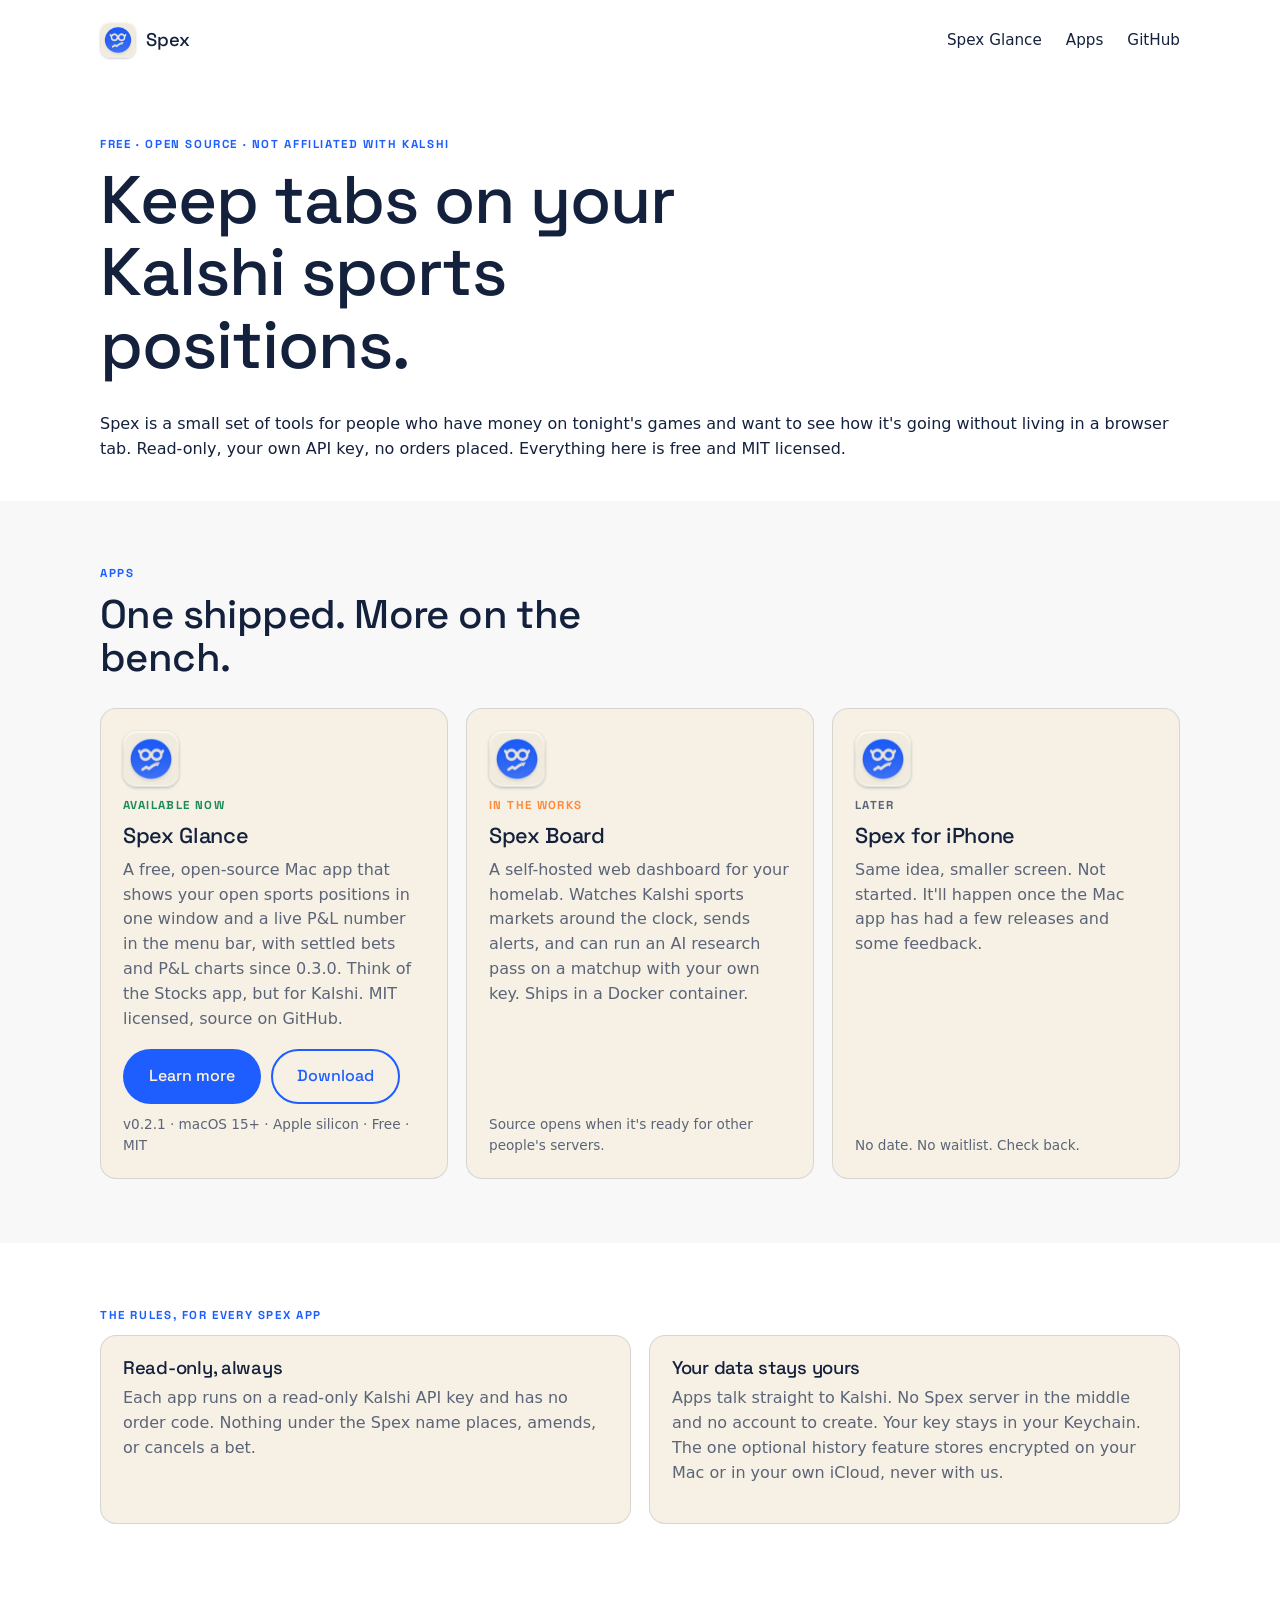
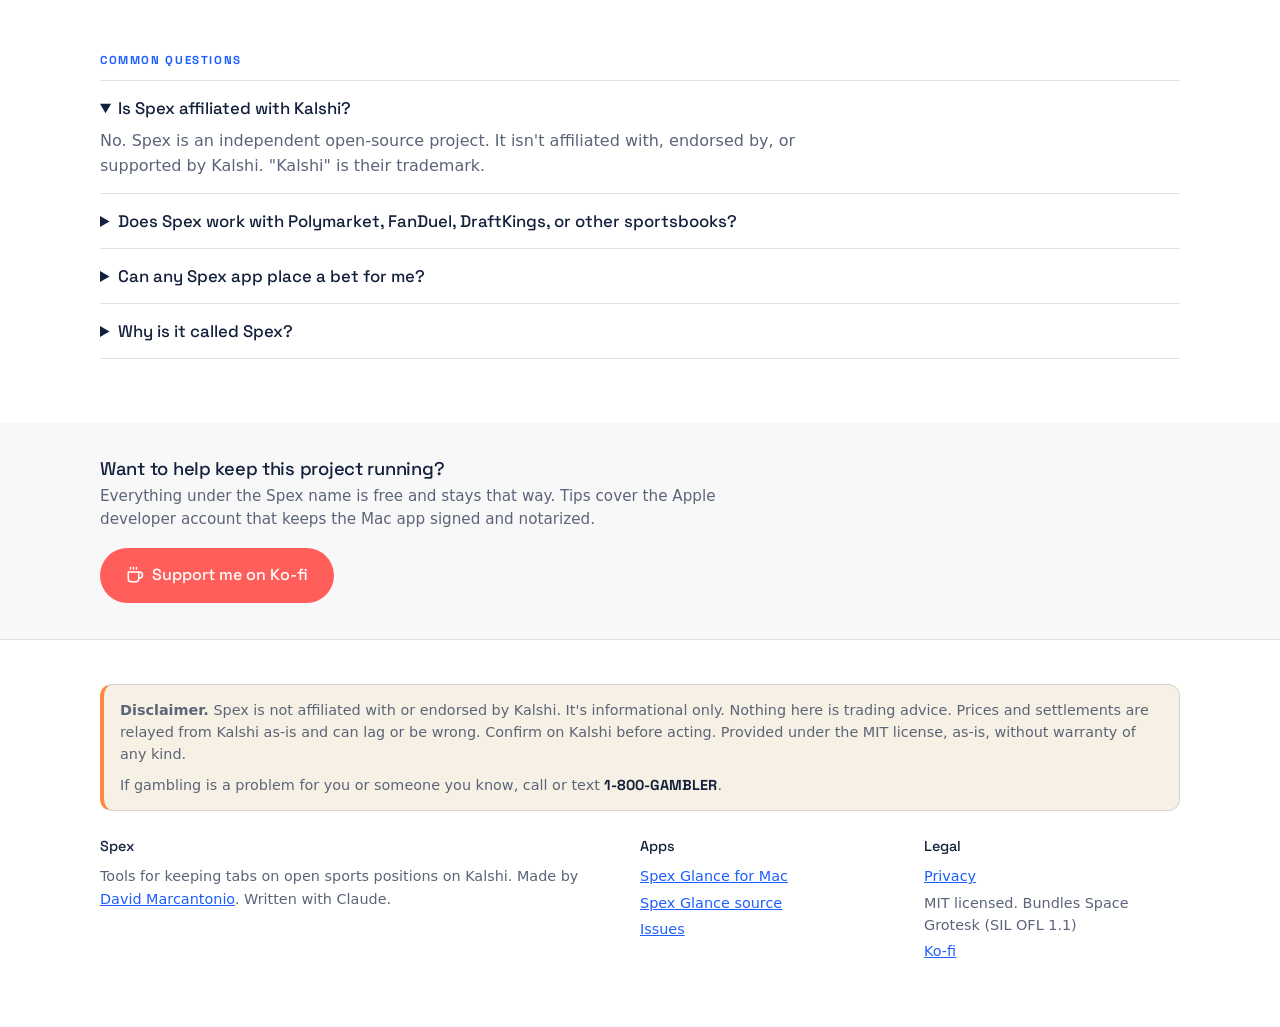
<file: index.html>
<!DOCTYPE html>
<html lang="en">
<head>
<meta charset="utf-8">
<meta name="viewport" content="width=device-width, initial-scale=1">
<title>Spex: free tools to track your Kalshi sports bets</title>
<meta name="description" content="Spex is a family of free, open-source apps for watching your open Kalshi sports positions: a Mac menu bar app now, a self-hosted dashboard next. Read-only, no orders placed. Not affiliated with Kalshi.">
<link rel="canonical" href="https://spex.bet/">
<link rel="icon" type="image/png" href="/assets/app-icon.png">
<link rel="apple-touch-icon" href="/assets/app-icon.png">
<meta name="theme-color" content="#1E5EFF">
<meta name="color-scheme" content="light dark">
<meta property="og:type" content="website">
<meta property="og:site_name" content="Spex">
<meta property="og:title" content="Spex: free tools to track your Kalshi sports bets">
<meta property="og:description" content="Free, open-source tools for watching your open Kalshi sports positions. Spex Glance for Mac is out now.">
<meta property="og:url" content="https://spex.bet/">
<meta property="og:image" content="https://spex.bet/assets/og-spex.png">
<meta name="twitter:card" content="summary_large_image">
<meta name="twitter:title" content="Spex: free tools to track your Kalshi sports bets">
<meta name="twitter:description" content="Free, open-source tools for watching your open Kalshi sports positions. Spex Glance for Mac is out now.">
<meta name="twitter:image" content="https://spex.bet/assets/og-spex.png">
<script type="application/ld+json">
{
  "@context": "https://schema.org",
  "@type": "WebSite",
  "name": "Spex",
  "url": "https://spex.bet/",
  "description": "Free, open-source tools for keeping tabs on open Kalshi sports positions.",
  "author": { "@type": "Person", "name": "David Marcantonio", "url": "https://github.com/davidmarcantonio" }
}
</script>
<script type="application/ld+json">
{
  "@context": "https://schema.org",
  "@type": "FAQPage",
  "mainEntity": [
    { "@type": "Question", "name": "Is Spex affiliated with Kalshi?",
      "acceptedAnswer": { "@type": "Answer", "text": "No. Spex is an independent open-source project. It isn't affiliated with, endorsed by, or supported by Kalshi. Kalshi is their trademark." } },
    { "@type": "Question", "name": "Does Spex work with Polymarket, FanDuel, DraftKings, or other sportsbooks?",
      "acceptedAnswer": { "@type": "Answer", "text": "No. Every Spex app reads from Kalshi's API and nothing else. Other prediction markets and sportsbooks have their own APIs or none at all, and there's no plan to add them." } },
    { "@type": "Question", "name": "Can any Spex app place a bet for me?",
      "acceptedAnswer": { "@type": "Answer", "text": "No. They run on read-only Kalshi API keys and have no order code. They show you what you hold and what it's worth." } },
    { "@type": "Question", "name": "Why is it called Spex?",
      "acceptedAnswer": { "@type": "Answer", "text": "A haruspex was a Roman priest who predicted the future by reading the entrails of a sacrificed animal. That's roughly what checking your Kalshi portfolio at 11pm feels like. Spex is the tail end of that word, and also specs, as in the glasses in the logo. Less mess, same anxiety." } }
  ]
}
</script>
<link rel="stylesheet" href="/assets/site.css">
<style>
.apps{display:grid;grid-template-columns:repeat(3,1fr);gap:18px;margin-top:28px}
@media (max-width:860px){.apps{grid-template-columns:1fr}}
.app{display:flex;flex-direction:column;gap:10px}
.app .status{font-family:var(--display);font-weight:700;font-size:.72rem;text-transform:uppercase;letter-spacing:.12em}
.app .status.live{color:var(--up)} .app .status.soon{color:var(--ember)} .app .status.later{color:var(--muted)}
.app h3{font-size:1.35rem;margin:0}
.app p{margin:0;flex:1}
.app .row{display:flex;gap:10px;flex-wrap:wrap;margin-top:8px}
.app img{width:56px;height:56px;border-radius:14px;box-shadow:0 1px 3px rgba(11,30,68,.25)}
.hero-brand{padding-top:56px;padding-bottom:24px}
.support h3{margin:0 0 6px}
.support p{margin:0 0 16px;font-size:.95rem;max-width:70ch}
.btn.kofi{background:#FF5E5B;color:#fff}
.hero-brand h1{max-width:14ch}
.hero-brand h1{font-size:clamp(2.4rem,6vw,4.2rem)}
</style>
</head>
<body>
<header class="wrap">
  <nav aria-label="Primary">
    <a class="brand" href="/"><img src="/assets/app-icon.png" alt="" width="36" height="36">Spex</a>
    <ul>
      <li><a href="/glance/">Spex Glance</a></li>
      <li><a href="#apps">Apps</a></li>
      <li><a href="https://github.com/davidmarcantonio">GitHub</a></li>
    </ul>
  </nav>
</header>
<main>
<section class="wrap hero-brand">
  <div class="eyebrow">Free · Open source · Not affiliated with Kalshi</div>
  <h1>Keep tabs on your Kalshi sports positions.</h1>
  <p class="lede">Spex is a small set of tools for people who have money on tonight's games and want to see how it's going without living in a browser tab. Read-only, your own API key, no orders placed. Everything here is free and MIT licensed.</p>
</section>

<section id="apps" class="alt">
  <div class="wrap">
    <div class="eyebrow">Apps</div>
    <h2>One shipped. More on the bench.</h2>
    <div class="apps">
      <div class="card app">
        <img src="/assets/app-icon.png" alt="" width="56" height="56">
        <span class="status live">Available now</span>
        <h3>Spex Glance</h3>
        <p class="muted">A free, open-source Mac app that shows your open sports positions in one window and a live P&amp;L number in the menu bar, with settled bets and P&amp;L charts since 0.3.0. Think of the Stocks app, but for Kalshi. MIT licensed, source on GitHub.</p>
        <div class="row">
          <a class="btn primary" href="/glance/">Learn more</a>
          <a class="btn ghost" href="https://github.com/davidmarcantonio/spex-glance/releases/latest">Download</a>
        </div>
        <span class="fineprint"><span data-version>v0.2.1</span> · macOS 15+ · Apple silicon · Free · MIT</span>
      </div>
      <div class="card app">
        <img src="/assets/app-icon.png" alt="" width="56" height="56">
        <span class="status soon">In the works</span>
        <h3>Spex Board</h3>
        <p class="muted">A self-hosted web dashboard for your homelab. Watches Kalshi sports markets around the clock, sends alerts, and can run an AI research pass on a matchup with your own key. Ships in a Docker container.</p>
        <div class="row"><span class="fineprint">Source opens when it's ready for other people's servers.</span></div>
      </div>
      <div class="card app">
        <img src="/assets/app-icon.png" alt="" width="56" height="56">
        <span class="status later">Later</span>
        <h3>Spex for iPhone</h3>
        <p class="muted">Same idea, smaller screen. Not started. It'll happen once the Mac app has had a few releases and some feedback.</p>
        <div class="row"><span class="fineprint">No date. No waitlist. Check back.</span></div>
      </div>
    </div>
  </div>
</section>

<section>
  <div class="wrap">
    <div class="eyebrow">The rules, for every Spex app</div>
    <div class="two">
      <div class="card"><h3>Read-only, always</h3><p class="muted">Each app runs on a read-only Kalshi API key and has no order code. Nothing under the Spex name places, amends, or cancels a bet.</p></div>
      <div class="card"><h3>Your data stays yours</h3><p class="muted">Apps talk straight to Kalshi. No Spex server in the middle and no account to create. Your key stays in your Keychain. The one optional history feature stores encrypted on your Mac or in your own iCloud, never with us.</p></div>
    </div>
  </div>
</section>
<section>
  <div class="wrap">
    <div class="eyebrow">Common questions</div>
    <details open><summary>Is Spex affiliated with Kalshi?</summary><p>No. Spex is an independent open-source project. It isn't affiliated with, endorsed by, or supported by Kalshi. "Kalshi" is their trademark.</p></details>
    <details><summary>Does Spex work with Polymarket, FanDuel, DraftKings, or other sportsbooks?</summary><p>No. Every Spex app reads from Kalshi's API and nothing else. Other prediction markets and sportsbooks have their own APIs or none at all, and there's no plan to add them.</p></details>
    <details><summary>Can any Spex app place a bet for me?</summary><p>No. They run on read-only Kalshi API keys and have no order code. They show you what you hold and what it's worth.</p></details>
    <details><summary>Why is it called Spex?</summary><p>A haruspex was a Roman priest who predicted the future by reading the entrails of a sacrificed animal. That's roughly what checking your Kalshi portfolio at 11pm feels like. Spex is the tail end of that word, and also specs, as in the glasses in the logo. Less mess, same anxiety.</p></details>
  </div>
</section>

<section class="alt" style="padding:36px 0">
  <div class="wrap support">
    <h3>Want to help keep this project running?</h3>
    <p class="muted">Everything under the Spex name is free and stays that way. Tips cover the Apple developer account that keeps the Mac app signed and notarized.</p>
    <a class="btn kofi" href="https://ko-fi.com/U4B527UPTU">
      <svg viewBox="0 0 24 24" fill="none" stroke="currentColor" stroke-width="2" stroke-linecap="round" stroke-linejoin="round" aria-hidden="true"><path d="M17 8h1a4 4 0 0 1 0 8h-1"/><path d="M3 8h14v9a4 4 0 0 1-4 4H7a4 4 0 0 1-4-4Z"/><path d="M6 2v2"/><path d="M10 2v2"/><path d="M14 2v2"/></svg>
      Support me on Ko-fi
    </a>
  </div>
</section>
</main>

<footer>
  <div class="wrap">
    <div class="disclaimer">
      <strong>Disclaimer.</strong> Spex is not affiliated with or endorsed by Kalshi. It's informational only. Nothing here is trading advice. Prices and settlements are relayed from Kalshi as-is and can lag or be wrong. Confirm on Kalshi before acting. Provided under the MIT license, as-is, without warranty of any kind.
      <div style="margin-top:8px">If gambling is a problem for you or someone you know, call or text <span class="help">1-800-GAMBLER</span>.</div>
    </div>
    <div class="cols">
      <div>
        <h4>Spex</h4>
        <p>Tools for keeping tabs on open sports positions on Kalshi. Made by <a href="https://github.com/davidmarcantonio">David Marcantonio</a>. Written with Claude.</p>
      </div>
      <div>
        <h4>Apps</h4>
        <ul>
          <li><a href="/glance/">Spex Glance for Mac</a></li>
          <li><a href="https://github.com/davidmarcantonio/spex-glance">Spex Glance source</a></li>
          <li><a href="https://github.com/davidmarcantonio/spex-glance/issues">Issues</a></li>
        </ul>
      </div>
      <div>
        <h4>Legal</h4>
        <ul>
          <li><a href="/privacy.html">Privacy</a></li>
          <li>MIT licensed. Bundles Space Grotesk (SIL OFL 1.1)</li>
          <li><a href="https://ko-fi.com/U4B527UPTU">Ko-fi</a></li>
        </ul>
      </div>
    </div>
  </div>
</footer>
</body>
</html>
</file>
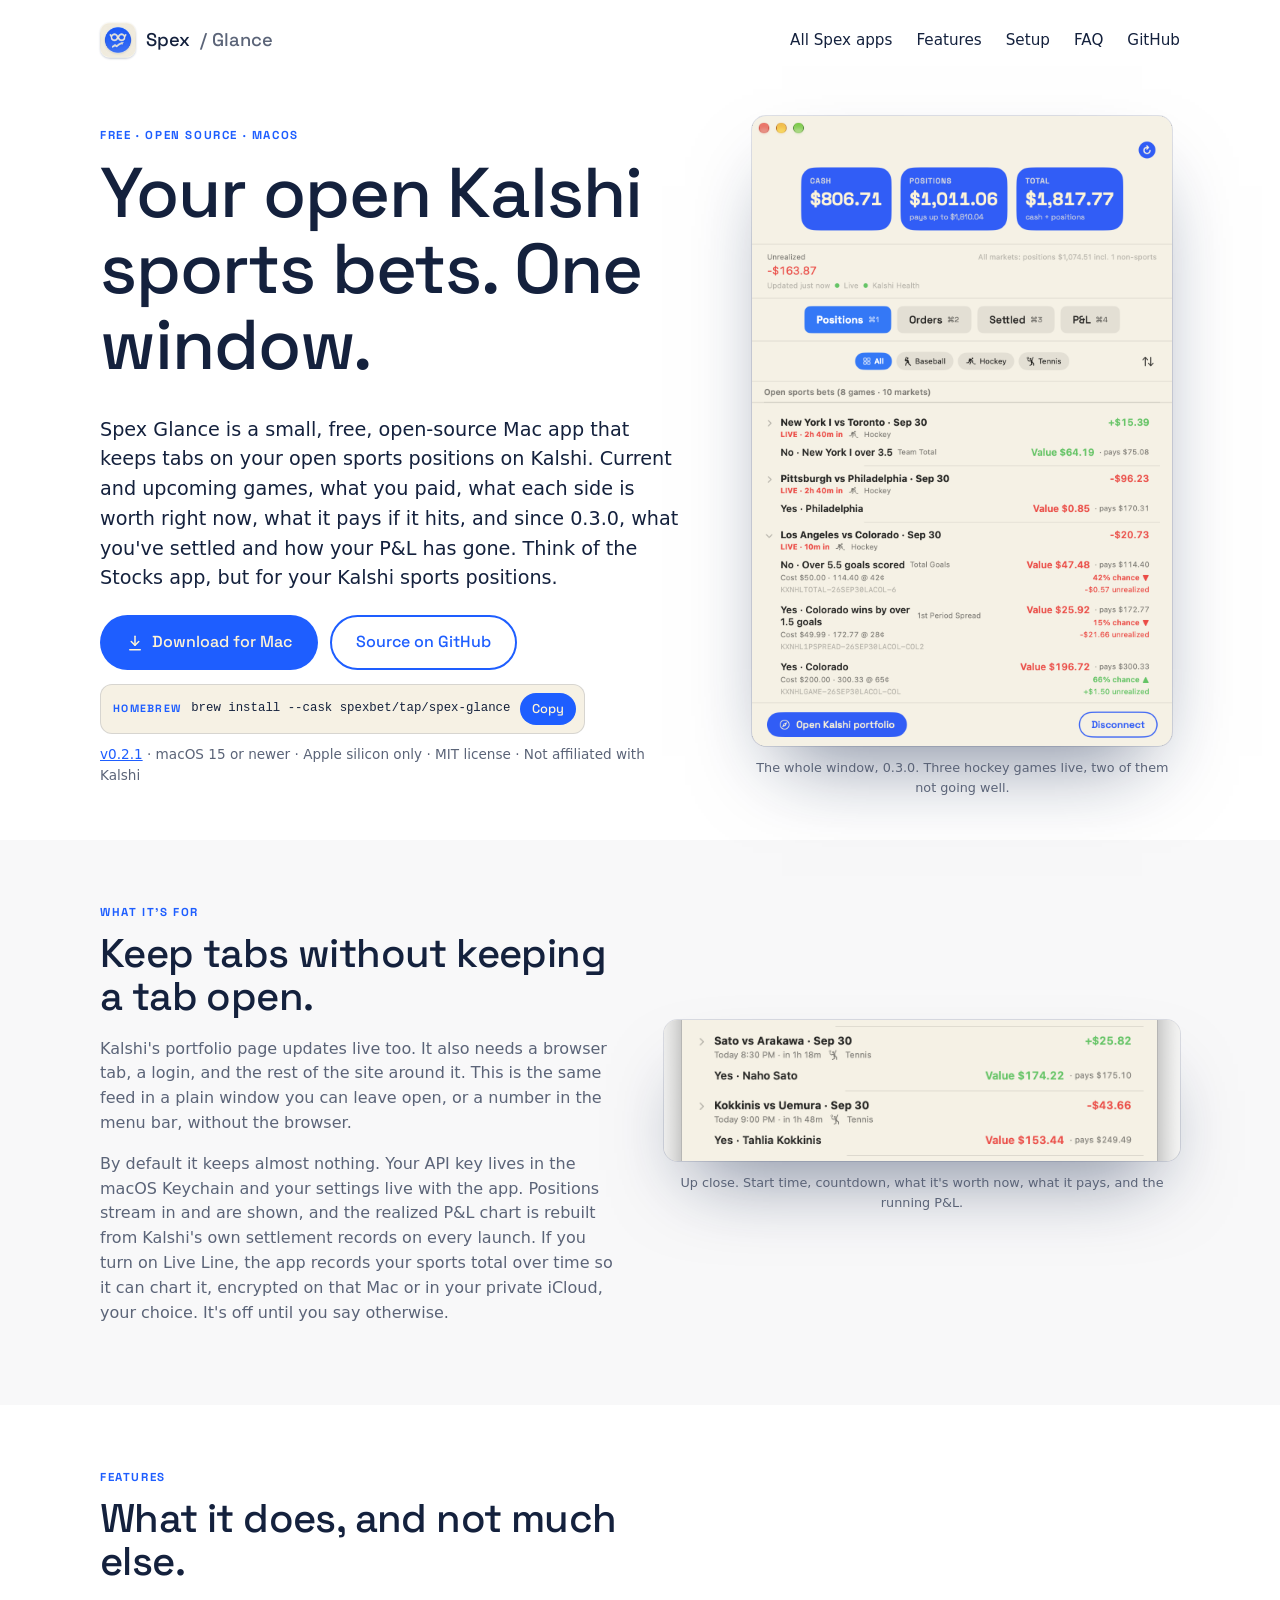
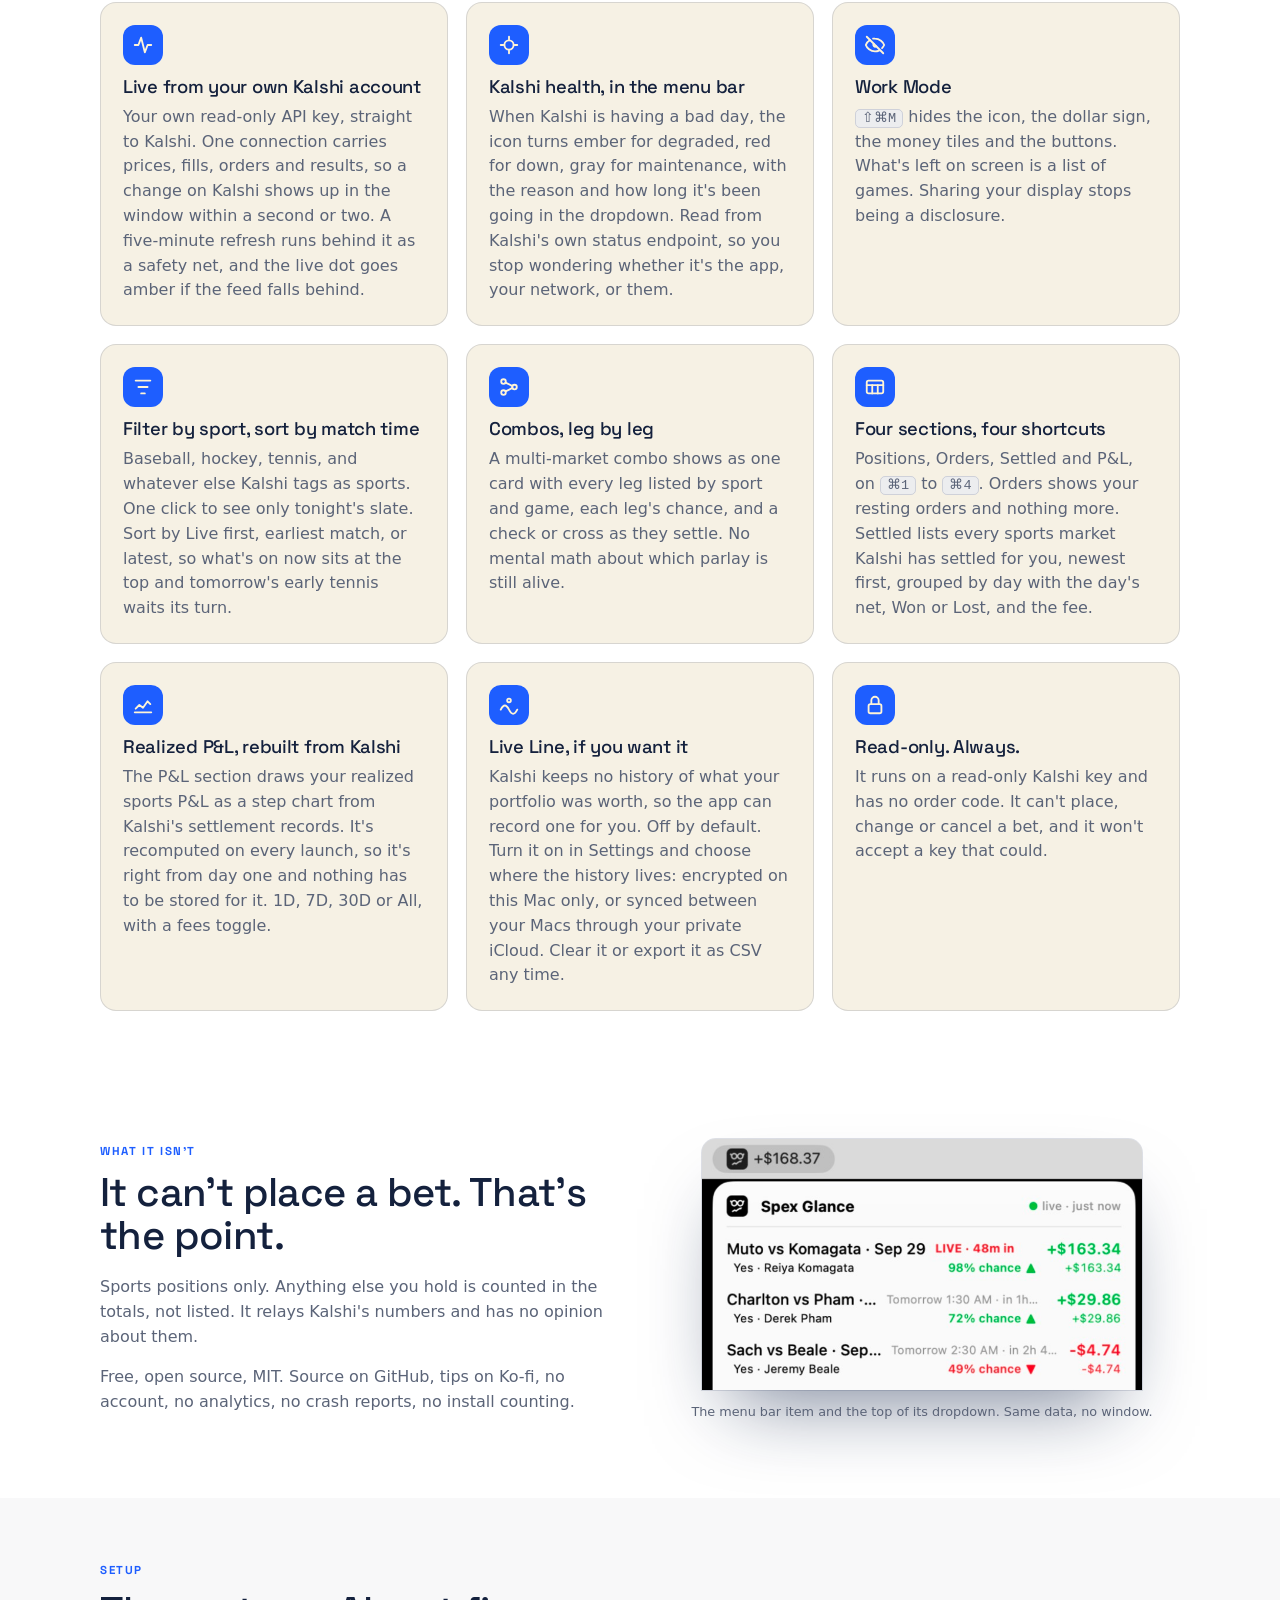
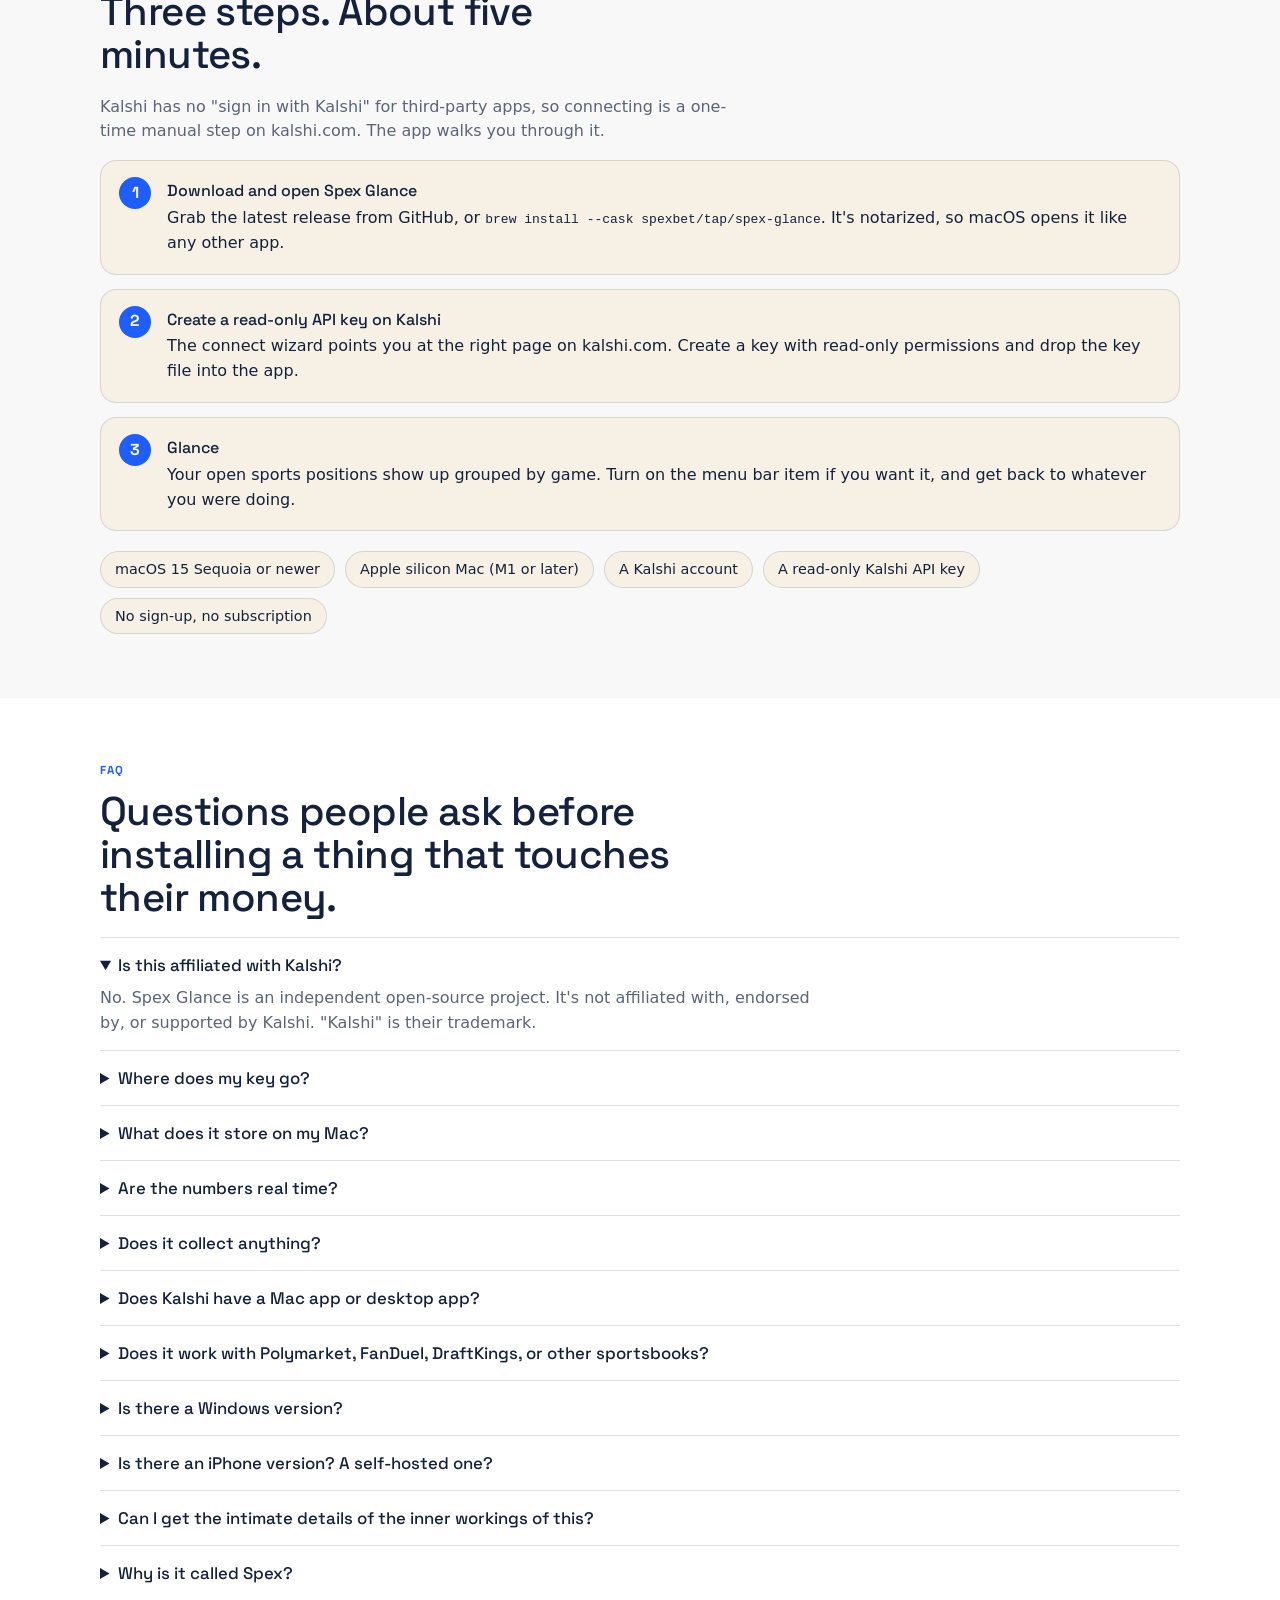
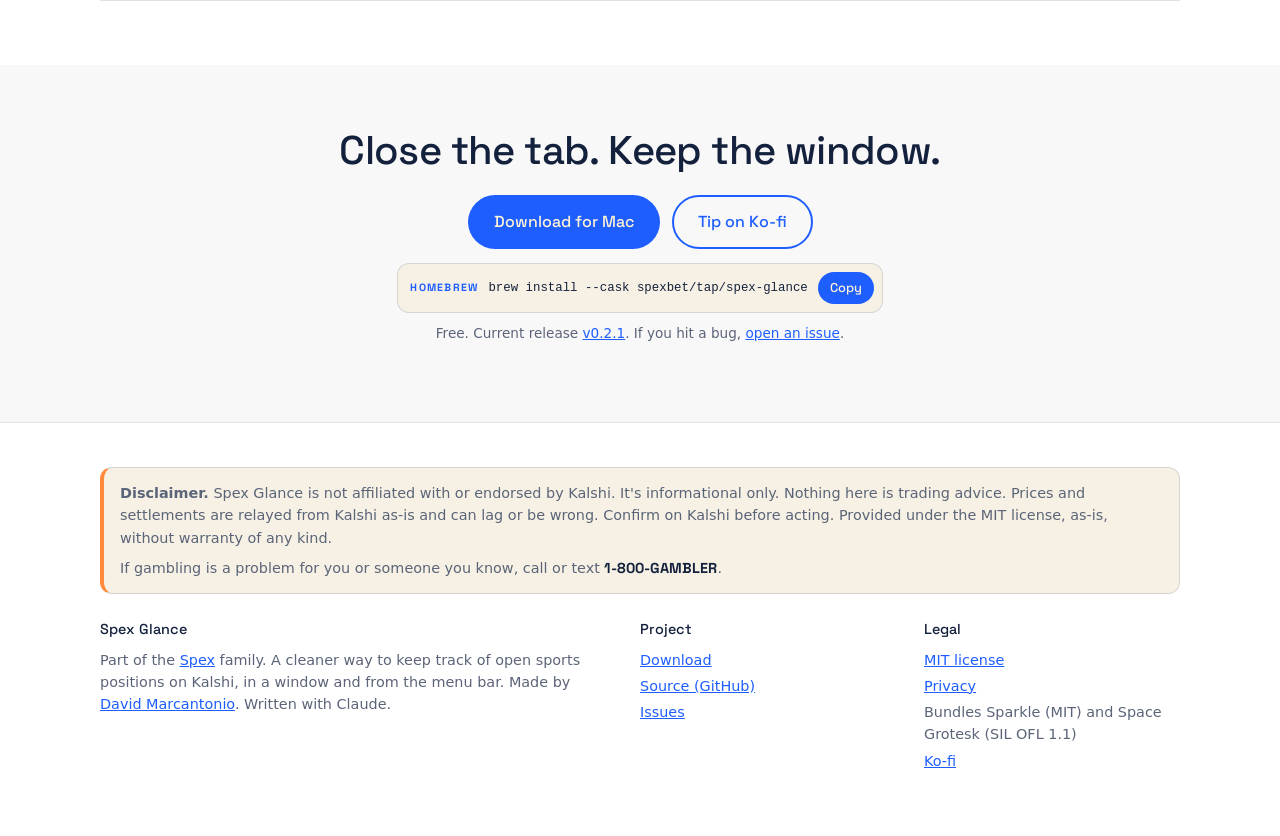
<file: glance/index.html>
<!DOCTYPE html>
<html lang="en">
<head>
<meta charset="utf-8">
<meta name="viewport" content="width=device-width, initial-scale=1">
<title>Spex Glance: Kalshi positions app for Mac (free, open source)</title>
<meta name="description" content="A free, open-source Mac app for tracking your open Kalshi sports bets: live prices, P&amp;L in the menu bar, positions grouped by game. Read-only, your own Kalshi API key, no orders placed. Not affiliated with Kalshi.">
<link rel="canonical" href="https://spex.bet/glance/">
<link rel="icon" type="image/png" href="/assets/app-icon.png">
<link rel="apple-touch-icon" href="/assets/app-icon.png">
<meta name="theme-color" content="#1E5EFF">
<meta name="color-scheme" content="light dark">

<meta property="og:type" content="website">
<meta property="og:site_name" content="Spex Glance">
<meta property="og:title" content="Spex Glance: Kalshi positions app for Mac">
<meta property="og:description" content="Free macOS app. Active Kalshi sports positions in one window and the menu bar. Read-only, open source, not affiliated with Kalshi.">
<meta property="og:url" content="https://spex.bet/glance/">
<meta property="og:image" content="https://spex.bet/assets/og.png">
<meta name="twitter:card" content="summary_large_image">
<meta name="twitter:title" content="Spex Glance: Kalshi positions app for Mac">
<meta name="twitter:description" content="Free macOS app. Active Kalshi sports positions in one window and the menu bar. Read-only, open source.">
<meta name="twitter:image" content="https://spex.bet/assets/og.png">

<script type="application/ld+json">
{
  "@context": "https://schema.org",
  "@type": "SoftwareApplication",
  "name": "Spex Glance",
  "operatingSystem": "macOS 15+ (Apple silicon)",
  "applicationCategory": "FinanceApplication",
  "description": "A free, open-source macOS app that shows your active Kalshi sports positions in one window and from the menu bar. Read-only. Uses your own Kalshi API key. Never places orders.",
  "url": "https://spex.bet/glance/",
  "downloadUrl": "https://github.com/davidmarcantonio/spex-glance/releases/latest",
  "screenshot": "https://spex.bet/assets/screenshot-main.png",
  "image": "https://spex.bet/assets/app-icon.png",
  "softwareVersion": "0.2.1",
  "keywords": "Kalshi, Kalshi app, Kalshi Mac app, Kalshi positions, Kalshi portfolio, Kalshi sports, prediction market, menu bar app",
  "license": "https://opensource.org/licenses/MIT",
  "isAccessibleForFree": true,
  "offers": { "@type": "Offer", "price": "0", "priceCurrency": "USD" },
  "author": { "@type": "Person", "name": "David Marcantonio", "url": "https://github.com/davidmarcantonio" }
}
</script>
<script type="application/ld+json">
{
  "@context": "https://schema.org",
  "@type": "FAQPage",
  "mainEntity": [
    { "@type": "Question", "name": "Is this affiliated with Kalshi?",
      "acceptedAnswer": { "@type": "Answer", "text": "No. Spex Glance is an independent open-source project. It's not affiliated with, endorsed by, or supported by Kalshi. Kalshi is their trademark." } },
    { "@type": "Question", "name": "Where does my key go?",
      "acceptedAnswer": { "@type": "Answer", "text": "Into your macOS Keychain, on your Mac. The app talks directly to Kalshi's API. There's no Spex server in between." } },
    { "@type": "Question", "name": "What does it store on my Mac?",
      "acceptedAnswer": { "@type": "Answer", "text": "Your Kalshi API key, in the macOS Keychain, and your settings. That's it unless you turn on Live Line. With Live Line on, the app saves a history of your sports total so it can chart it: encrypted in the app's own folder if you pick This Mac only (Disconnect erases it), or in your private iCloud if you pick iCloud, which Apple encrypts and syncs between your Macs. Your key is never part of that history." } },
    { "@type": "Question", "name": "Are the numbers real time?",
      "acceptedAnswer": { "@type": "Answer", "text": "As current as Kalshi's ticker sends them. They can lag or be wrong. Confirm on Kalshi before acting on anything." } },
    { "@type": "Question", "name": "Does it collect anything?",
      "acceptedAnswer": { "@type": "Answer", "text": "Nothing. No analytics, no crash reports, no install counting. The app makes two kinds of network calls: to Kalshi's API for your positions, and to GitHub once a day to check for updates. A third appears only if you choose iCloud for Live Line history, and that goes to your own iCloud account, not to us." } },
    { "@type": "Question", "name": "Does Kalshi have a Mac app or desktop app?",
      "acceptedAnswer": { "@type": "Answer", "text": "Not that we know of. Kalshi has a website and iPhone and Android apps. Spex Glance is an independent, read-only Mac app that shows your Kalshi sports positions using Kalshi's public API. It isn't made by Kalshi." } },
    { "@type": "Question", "name": "Does it work with Polymarket, FanDuel, DraftKings, or other sportsbooks?",
      "acceptedAnswer": { "@type": "Answer", "text": "No. Kalshi only. Spex Glance reads positions through Kalshi's API, and the other platforms have different APIs, different account models, and in the sportsbooks' case no public read API at all." } },
    { "@type": "Question", "name": "Is there a Windows version?",
      "acceptedAnswer": { "@type": "Answer", "text": "No, and none is being worked on. Spex Glance is a native Mac app, built with Apple's own frameworks for the menu bar, the widget and the Keychain, none of which carry over." } },
    { "@type": "Question", "name": "Is there an iPhone version? A self-hosted one?",
      "acceptedAnswer": { "@type": "Answer", "text": "iOS is on the list, not shipped. Spex Board, a self-hosted web dashboard for homelabs, is in the works. Spex Glance works on its own and won't need it." } },
    { "@type": "Question", "name": "Can I get the intimate details of the inner workings of this?",
      "acceptedAnswer": { "@type": "Answer", "text": "Yes. All of it is on GitHub at https://github.com/davidmarcantonio/spex-glance: the Swift source, the build scripts, the release process, and the README that explains how the app talks to Kalshi. MIT licensed, so you can read it, build it yourself, or fork it." } },
    { "@type": "Question", "name": "Why is it called Spex?",
      "acceptedAnswer": { "@type": "Answer", "text": "A haruspex was a Roman priest who predicted the future by reading the entrails of a sacrificed animal. That's roughly what checking your Kalshi portfolio at 11pm feels like. Spex is the tail end of that word, and also specs, as in the glasses in the logo. Less mess, same anxiety." } }
  ]
}
</script>
<script type="application/ld+json">
{
  "@context": "https://schema.org",
  "@type": "BreadcrumbList",
  "itemListElement": [
    { "@type": "ListItem", "position": 1, "name": "Spex", "item": "https://spex.bet/" },
    { "@type": "ListItem", "position": 2, "name": "Spex Glance", "item": "https://spex.bet/glance/" }
  ]
}
</script>


<link rel="stylesheet" href="/assets/site.css">
</head>
<body>

<header class="wrap">
  <nav aria-label="Primary">
    <a class="brand" href="/"><img src="/assets/app-icon.png" alt="" width="36" height="36">Spex <span class="muted" style="font-weight:500">/ Glance</span></a>
    <ul>
      <li><a href="/">All Spex apps</a></li>
      <li><a href="#features">Features</a></li>
      <li><a href="#how">Setup</a></li>
      <li><a href="#faq">FAQ</a></li>
      <li><a href="https://github.com/davidmarcantonio/spex-glance">GitHub</a></li>
    </ul>
  </nav>
</header>

<main>
<section class="hero wrap">
  <div class="hero-grid">
    <div>
      <div class="eyebrow">Free · Open source · macOS</div>
      <h1>Your open Kalshi sports bets. One window.</h1>
      <p class="lede">Spex Glance is a small, free, open-source Mac app that keeps tabs on your open sports positions on Kalshi. Current and upcoming games, what you paid, what each side is worth right now, what it pays if it hits, and since 0.3.0, what you've settled and how your P&amp;L has gone. Think of the Stocks app, but for your Kalshi sports positions.</p>
      <div class="cta-row">
        <a class="btn primary" href="https://github.com/davidmarcantonio/spex-glance/releases/latest">
          <svg viewBox="0 0 24 24" fill="none" stroke="currentColor" stroke-width="2" stroke-linecap="round" stroke-linejoin="round"><path d="M12 3v12"/><path d="m7 10 5 5 5-5"/><path d="M5 21h14"/></svg>
          Download for Mac
        </a>
        <a class="btn ghost" href="https://github.com/davidmarcantonio/spex-glance">Source on GitHub</a>
      </div>
      <div class="brew"><span class="tag">Homebrew</span><code>brew install --cask spexbet/tap/spex-glance</code><button type="button" onclick="navigator.clipboard.writeText('brew install --cask spexbet/tap/spex-glance').then(()=>{this.textContent='Copied';setTimeout(()=>this.textContent='Copy',1500)})">Copy</button></div>
      <p class="fineprint"><a href="https://github.com/davidmarcantonio/spex-glance/releases/latest"><span data-version>v0.2.1</span></a> · macOS 15 or newer · Apple silicon only · MIT license · Not affiliated with Kalshi</p>
    </div>
    <div>
      <img class="shot" src="/assets/screenshot-main.png" width="1120" height="1680" alt="Spex Glance 0.3.0 main window: Cash, Positions and Total tiles, Live and Kalshi Health dots, the Positions, Orders, Settled and P&amp;L sections, sport filters, and live hockey positions with value, payout, chance and unrealized P&amp;L" loading="eager" fetchpriority="high">
      <p class="caption">The whole window, 0.3.0. Three hockey games live, two of them not going well.</p>
    </div>
  </div>
</section>

<section id="why" class="alt">
  <div class="wrap">
    <div class="split">
      <div>
        <div class="eyebrow">What it's for</div>
        <h2>Keep tabs without keeping a tab open.</h2>
        <p class="muted">Kalshi's portfolio page updates live too. It also needs a browser tab, a login, and the rest of the site around it. This is the same feed in a plain window you can leave open, or a number in the menu bar, without the browser.</p>
        <p class="muted">By default it keeps almost nothing. Your API key lives in the macOS Keychain and your settings live with the app. Positions stream in and are shown, and the realized P&amp;L chart is rebuilt from Kalshi's own settlement records on every launch. If you turn on Live Line, the app records your sports total over time so it can chart it, encrypted on that Mac or in your private iCloud, your choice. It's off until you say otherwise.</p>
      </div>
      <div>
        <div class="zoom"><img src="/assets/screenshot-detail.png" width="1216" height="332" alt="Close-up of two upcoming tennis positions: start time, countdown, side held, current value, payout and P&amp;L" loading="lazy"></div>
        <p class="caption">Up close. Start time, countdown, what it's worth now, what it pays, and the running P&amp;L.</p>
      </div>
    </div>
  </div>
</section>

<section id="features">
  <div class="wrap">
    <div class="eyebrow">Features</div>
    <h2>What it does, and not much else.</h2>
    <div class="grid c3 features">
      <div class="card">
        <span class="fi" aria-hidden="true"><svg viewBox="0 0 24 24"><path d="M3 12h4l3-8 4 16 3-8h4"/></svg></span>
        <h3>Live from your own Kalshi account</h3>
        <p class="muted">Your own read-only API key, straight to Kalshi. One connection carries prices, fills, orders and results, so a change on Kalshi shows up in the window within a second or two. A five-minute refresh runs behind it as a safety net, and the live dot goes amber if the feed falls behind.</p>
      </div>
      <div class="card">
        <span class="fi" aria-hidden="true"><svg viewBox="0 0 24 24"><path d="M12 3v3"/><path d="M12 18v3"/><path d="M3 12h3"/><path d="M18 12h3"/><circle cx="12" cy="12" r="5"/></svg></span>
        <h3>Kalshi health, in the menu bar</h3>
        <p class="muted">When Kalshi is having a bad day, the icon turns ember for degraded, red for down, gray for maintenance, with the reason and how long it's been going in the dropdown. Read from Kalshi's own status endpoint, so you stop wondering whether it's the app, your network, or them.</p>
      </div>
      <div class="card">
        <span class="fi" aria-hidden="true"><svg viewBox="0 0 24 24"><path d="M3 3l18 18"/><path d="M10.6 10.6a2 2 0 0 0 2.8 2.8"/><path d="M9.9 5.1A10.9 10.9 0 0 1 12 5c5 0 9 4 10 7a11.5 11.5 0 0 1-2.3 3.4"/><path d="M6.6 6.6C4.3 8 2.7 10 2 12c1 3 5 7 10 7a10.6 10.6 0 0 0 4.4-.9"/></svg></span>
        <h3>Work Mode</h3>
        <p class="muted"><kbd>⇧⌘M</kbd> hides the icon, the dollar sign, the money tiles and the buttons. What's left on screen is a list of games. Sharing your display stops being a disclosure.</p>
      </div>
      <div class="card">
        <span class="fi" aria-hidden="true"><svg viewBox="0 0 24 24"><path d="M4 5h16"/><path d="M7 12h10"/><path d="M10 19h4"/></svg></span>
        <h3>Filter by sport, sort by match time</h3>
        <p class="muted">Baseball, hockey, tennis, and whatever else Kalshi tags as sports. One click to see only tonight's slate. Sort by Live first, earliest match, or latest, so what's on now sits at the top and tomorrow's early tennis waits its turn.</p>
      </div>
      <div class="card">
        <span class="fi" aria-hidden="true"><svg viewBox="0 0 24 24"><circle cx="6" cy="6" r="2.5"/><circle cx="6" cy="18" r="2.5"/><circle cx="18" cy="12" r="2.5"/><path d="M8.2 7.2 15.8 11"/><path d="M8.2 16.8 15.8 13"/></svg></span>
        <h3>Combos, leg by leg</h3>
        <p class="muted">A multi-market combo shows as one card with every leg listed by sport and game, each leg's chance, and a check or cross as they settle. No mental math about which parlay is still alive.</p>
      </div>
      <div class="card">
        <span class="fi" aria-hidden="true"><svg viewBox="0 0 24 24"><rect x="3" y="5" width="18" height="14" rx="2"/><path d="M3 10h18"/><path d="M9 10v9"/><path d="M15 10v9"/></svg></span>
        <h3>Four sections, four shortcuts</h3>
        <p class="muted">Positions, Orders, Settled and P&amp;L, on <kbd>⌘1</kbd> to <kbd>⌘4</kbd>. Orders shows your resting orders and nothing more. Settled lists every sports market Kalshi has settled for you, newest first, grouped by day with the day's net, Won or Lost, and the fee.</p>
      </div>
      <div class="card">
        <span class="fi" aria-hidden="true"><svg viewBox="0 0 24 24"><path d="M3 20h18"/><path d="M4 16l4-4 4 3 5-7 3 3"/></svg></span>
        <h3>Realized P&amp;L, rebuilt from Kalshi</h3>
        <p class="muted">The P&amp;L section draws your realized sports P&amp;L as a step chart from Kalshi's settlement records. It's recomputed on every launch, so it's right from day one and nothing has to be stored for it. 1D, 7D, 30D or All, with a fees toggle.</p>
      </div>
      <div class="card">
        <span class="fi" aria-hidden="true"><svg viewBox="0 0 24 24"><path d="M3 17c3-6 6-6 9 0s6 6 9 0"/><circle cx="12" cy="7" r="2"/></svg></span>
        <h3>Live Line, if you want it</h3>
        <p class="muted">Kalshi keeps no history of what your portfolio was worth, so the app can record one for you. Off by default. Turn it on in Settings and choose where the history lives: encrypted on this Mac only, or synced between your Macs through your private iCloud. Clear it or export it as CSV any time.</p>
      </div>
      <div class="card">
        <span class="fi" aria-hidden="true"><svg viewBox="0 0 24 24"><rect x="5" y="11" width="14" height="10" rx="2"/><path d="M8 11V7a4 4 0 0 1 8 0v4"/></svg></span>
        <h3>Read-only. Always.</h3>
        <p class="muted">It runs on a read-only Kalshi key and has no order code. It can't place, change or cancel a bet, and it won't accept a key that could.</p>
      </div>
    </div>
  </div>
</section>

<section id="scope">
  <div class="wrap">
    <div class="split">
      <div>
        <div class="eyebrow">What it isn't</div>
        <h2>It can't place a bet. That's the point.</h2>
        <p class="muted">Sports positions only. Anything else you hold is counted in the totals, not listed. It relays Kalshi's numbers and has no opinion about them.</p>
        <p class="muted">Free, open source, MIT. Source on GitHub, tips on Ko-fi, no account, no analytics, no crash reports, no install counting.</p>
      </div>
      <div>
        <img class="shot" src="/assets/screenshot-menubar.png" width="748" height="426" alt="Spex Glance menu bar item showing unrealized P&amp;L, with the dropdown listing every open position, chance, and P&amp;L per side" loading="lazy" style="max-width:100%;width:440px;border-radius:14px 14px 0 0">
        <p class="caption">The menu bar item and the top of its dropdown. Same data, no window.</p>
      </div>
    </div>
  </div>
</section>

<section id="how" class="alt">
  <div class="wrap">
    <div class="eyebrow">Setup</div>
    <h2>Three steps. About five minutes.</h2>
    <p class="muted" style="max-width:62ch">Kalshi has no "sign in with Kalshi" for third-party apps, so connecting is a one-time manual step on kalshi.com. The app walks you through it.</p>
    <ol class="steps">
      <li><b>Download and open Spex Glance</b>Grab the latest release from GitHub, or <code>brew install --cask spexbet/tap/spex-glance</code>. It's notarized, so macOS opens it like any other app.</li>
      <li><b>Create a read-only API key on Kalshi</b>The connect wizard points you at the right page on kalshi.com. Create a key with read-only permissions and drop the key file into the app.</li>
      <li><b>Glance</b>Your open sports positions show up grouped by game. Turn on the menu bar item if you want it, and get back to whatever you were doing.</li>
    </ol>
    <div class="reqs">
      <span>macOS 15 Sequoia or newer</span><span>Apple silicon Mac (M1 or later)</span><span>A Kalshi account</span><span>A read-only Kalshi API key</span><span>No sign-up, no subscription</span>
    </div>
  </div>
</section>

<section id="faq">
  <div class="wrap">
    <div class="eyebrow">FAQ</div>
    <h2>Questions people ask before installing a thing that touches their money.</h2>
    <details open><summary>Is this affiliated with Kalshi?</summary><p>No. Spex Glance is an independent open-source project. It's not affiliated with, endorsed by, or supported by Kalshi. "Kalshi" is their trademark.</p></details>
    <details><summary>Where does my key go?</summary><p>Into your macOS Keychain, on your Mac. The app talks directly to Kalshi's API. There's no Spex server in between.</p></details>
    <details><summary>What does it store on my Mac?</summary><p>Your Kalshi API key, in the macOS Keychain, and your settings. That's it unless you turn on Live Line. With Live Line on, the app saves a history of your sports total so it can chart it: encrypted in the app's own folder if you pick "This Mac only" (Disconnect erases it), or in your private iCloud if you pick iCloud, which Apple encrypts and syncs between your Macs. Your key is never part of that history. "Clear history" deletes it, and switching off iCloud offers to delete the cloud copy too.</p></details>
    <details><summary>Are the numbers real time?</summary><p>As current as Kalshi's ticker sends them. They can lag or be wrong. Confirm on Kalshi before acting on anything.</p></details>
    <details><summary>Does it collect anything?</summary><p>Nothing. No analytics, no crash reports, no install counting. The app makes two kinds of network calls: to Kalshi's API for your positions, and to GitHub once a day to check for updates. A third appears only if you choose iCloud for Live Line history, and that goes to your own iCloud account, not to us. Details in the <a href="/privacy.html">privacy note</a>.</p></details>
    <details><summary>Does Kalshi have a Mac app or desktop app?</summary><p>Not that we know of. Kalshi has a website and iPhone and Android apps. Spex Glance is an independent, read-only Mac app that shows your Kalshi sports positions using Kalshi's public API. It isn't made by Kalshi.</p></details>
    <details><summary>Does it work with Polymarket, FanDuel, DraftKings, or other sportsbooks?</summary><p>No. Kalshi only. Spex Glance reads positions through Kalshi's API, and the other platforms have different APIs, different account models, and in the sportsbooks' case no public read API at all. Nothing planned there.</p></details>
    <details><summary>Is there a Windows version?</summary><p>No, and none is being worked on. Spex Glance is a native Mac app, built with Apple's own frameworks for the menu bar, the widget and the Keychain, none of which carry over.</p></details>
    <details><summary>Is there an iPhone version? A self-hosted one?</summary><p>iOS is on the list, not shipped. <a href="/#apps">Spex Board</a>, a self-hosted web dashboard for homelabs, is in the works. Spex Glance works on its own and won't need it.</p></details>
    <details><summary>Can I get the intimate details of the inner workings of this?</summary><p>Yes. All of it is on <a href="https://github.com/davidmarcantonio/spex-glance">GitHub</a>: the Swift source, the build scripts, the release process, and the README that explains how the app talks to Kalshi. MIT licensed, so you can read it, build it yourself, or fork it.</p></details>
    <details><summary>Why is it called Spex?</summary><p>A haruspex was a Roman priest who predicted the future by reading the entrails of a sacrificed animal. That's roughly what checking your Kalshi portfolio at 11pm feels like. Spex is the tail end of that word, and also specs, as in the glasses in the logo. Less mess, same anxiety.</p></details>
  </div>
</section>

<section id="download" class="alt">
  <div class="wrap" style="text-align:center">
    <h2 style="margin:0 auto .5em;max-width:none">Close the tab. Keep the window.</h2>
    <div class="cta-row" style="justify-content:center">
      <a class="btn primary" href="https://github.com/davidmarcantonio/spex-glance/releases/latest">Download for Mac</a>
      <a class="btn ghost" href="https://ko-fi.com/U4B527UPTU">Tip on Ko-fi</a>
    </div>
    <div class="brew"><span class="tag">Homebrew</span><code>brew install --cask spexbet/tap/spex-glance</code><button type="button" onclick="navigator.clipboard.writeText('brew install --cask spexbet/tap/spex-glance').then(()=>{this.textContent='Copied';setTimeout(()=>this.textContent='Copy',1500)})">Copy</button></div>
    <p class="fineprint">Free. Current release <a href="https://github.com/davidmarcantonio/spex-glance/releases/latest"><span data-version>v0.2.1</span></a>. If you hit a bug, <a href="https://github.com/davidmarcantonio/spex-glance/issues">open an issue</a>.</p>
  </div>
</section>
</main>

<footer>
  <div class="wrap">
    <div class="disclaimer">
      <strong>Disclaimer.</strong> Spex Glance is not affiliated with or endorsed by Kalshi. It's informational only. Nothing here is trading advice. Prices and settlements are relayed from Kalshi as-is and can lag or be wrong. Confirm on Kalshi before acting. Provided under the MIT license, as-is, without warranty of any kind.
      <div style="margin-top:8px">If gambling is a problem for you or someone you know, call or text <span class="help">1-800-GAMBLER</span>.</div>
    </div>
    <div class="cols">
      <div>
        <h4>Spex Glance</h4>
        <p>Part of the <a href="/">Spex</a> family. A cleaner way to keep track of open sports positions on Kalshi, in a window and from the menu bar. Made by <a href="https://github.com/davidmarcantonio">David Marcantonio</a>. Written with Claude.</p>
      </div>
      <div>
        <h4>Project</h4>
        <ul>
          <li><a href="https://github.com/davidmarcantonio/spex-glance/releases/latest">Download</a></li>
          <li><a href="https://github.com/davidmarcantonio/spex-glance">Source (GitHub)</a></li>
          <li><a href="https://github.com/davidmarcantonio/spex-glance/issues">Issues</a></li>
        </ul>
      </div>
      <div>
        <h4>Legal</h4>
        <ul>
          <li><a href="https://github.com/davidmarcantonio/spex-glance/blob/main/LICENSE">MIT license</a></li>
          <li><a href="/privacy.html">Privacy</a></li>
          <li>Bundles Sparkle (MIT) and Space Grotesk (SIL OFL 1.1)</li>
          <li><a href="https://ko-fi.com/U4B527UPTU">Ko-fi</a></li>
        </ul>
      </div>
    </div>
  </div>
</footer>
</body>
</html>
</file>
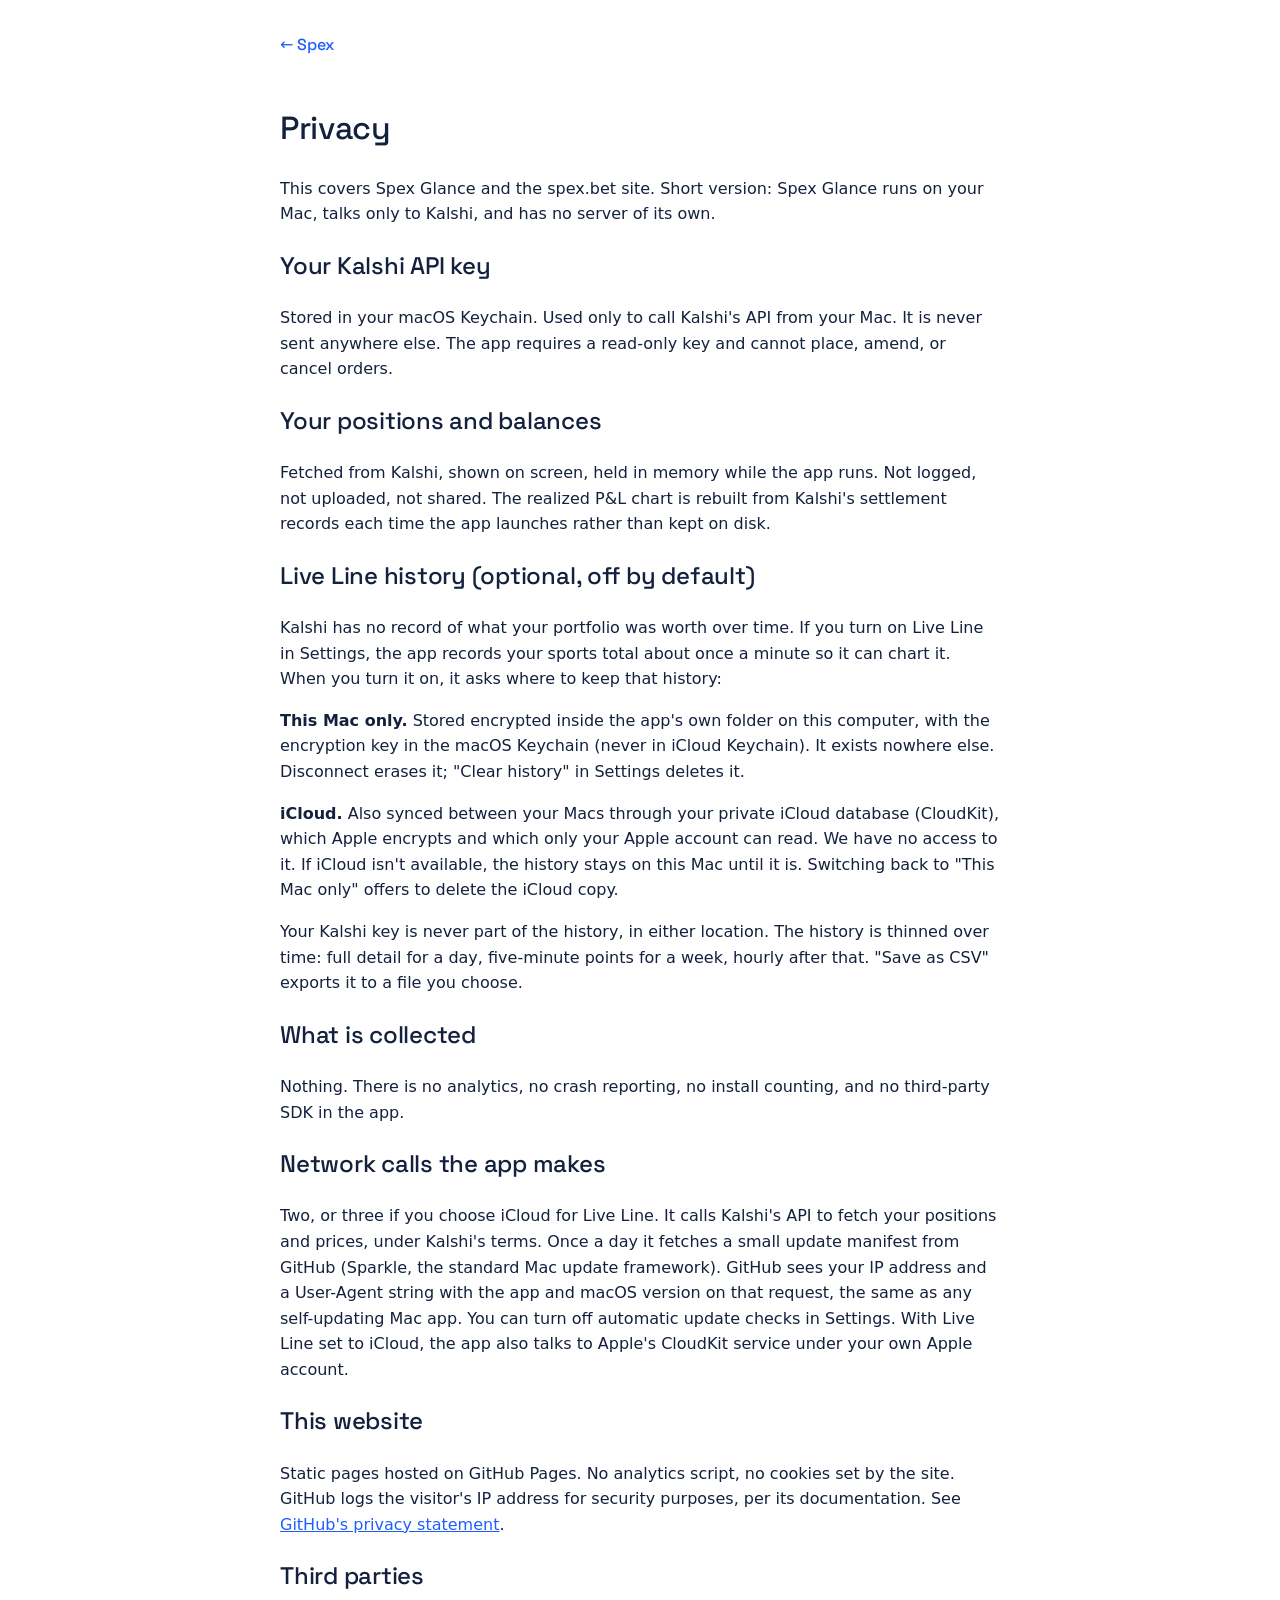
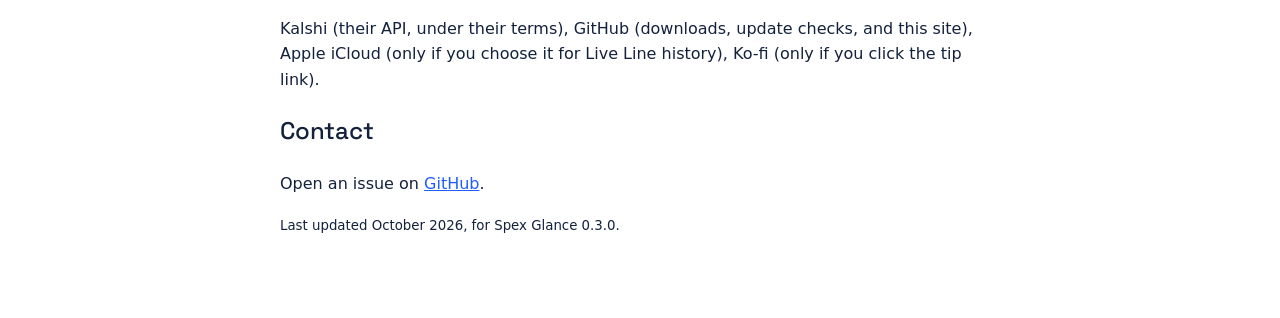
<file: privacy.html>
<!DOCTYPE html>
<html lang="en"><head><meta charset="utf-8"><meta name="viewport" content="width=device-width, initial-scale=1">
<title>Privacy: Spex</title>
<meta name="description" content="What Spex Glance collects (almost nothing) and where your Kalshi API key lives (your Mac).">
<link rel="canonical" href="https://spex.bet/privacy.html"><link rel="icon" type="image/png" href="/assets/app-icon.png">
<style>
@font-face{font-family:"Space Grotesk";font-style:normal;font-weight:500;font-display:swap;src:url(/assets/fonts/space-grotesk-latin-500-normal.woff2) format("woff2")}
@font-face{font-family:"Space Grotesk";font-style:normal;font-weight:700;font-display:swap;src:url(/assets/fonts/space-grotesk-latin-700-normal.woff2) format("woff2")}

:root{--bg:#FFFFFF;--fg:#14213D;--muted:#5B6478;--cobalt:#1E5EFF;--line:rgba(11,30,68,.12)}
@media (prefers-color-scheme:dark){:root:not([data-theme="light"]){--bg:#0B1E44;--fg:#F1EDE1;--muted:#A9B3C9;--line:rgba(255,244,214,.14)}}
:root[data-theme="dark"]{--bg:#0B1E44;--fg:#F1EDE1;--muted:#A9B3C9;--line:rgba(255,244,214,.14)}
body{margin:0;background:var(--bg);color:var(--fg);font-family:-apple-system,BlinkMacSystemFont,system-ui,sans-serif;line-height:1.6}
.wrap{max-width:720px;margin:0 auto;padding:32px 16px 64px}
h1,h2{font-family:"Space Grotesk",system-ui,sans-serif;font-weight:500;letter-spacing:-.01em}
a{color:var(--cobalt)} .back{text-decoration:none;font-family:"Space Grotesk",system-ui;display:inline-block;margin-bottom:24px}
</style></head>
<body><div class="wrap">
<a class="back" href="/">← Spex</a>
<h1>Privacy</h1>
<p>This covers Spex Glance and the spex.bet site. Short version: Spex Glance runs on your Mac, talks only to Kalshi, and has no server of its own.</p>
<h2>Your Kalshi API key</h2>
<p>Stored in your macOS Keychain. Used only to call Kalshi's API from your Mac. It is never sent anywhere else. The app requires a read-only key and cannot place, amend, or cancel orders.</p>
<h2>Your positions and balances</h2>
<p>Fetched from Kalshi, shown on screen, held in memory while the app runs. Not logged, not uploaded, not shared. The realized P&amp;L chart is rebuilt from Kalshi's settlement records each time the app launches rather than kept on disk.</p>
<h2>Live Line history (optional, off by default)</h2>
<p>Kalshi has no record of what your portfolio was worth over time. If you turn on Live Line in Settings, the app records your sports total about once a minute so it can chart it. When you turn it on, it asks where to keep that history:</p>
<p><strong>This Mac only.</strong> Stored encrypted inside the app's own folder on this computer, with the encryption key in the macOS Keychain (never in iCloud Keychain). It exists nowhere else. Disconnect erases it; "Clear history" in Settings deletes it.</p>
<p><strong>iCloud.</strong> Also synced between your Macs through your private iCloud database (CloudKit), which Apple encrypts and which only your Apple account can read. We have no access to it. If iCloud isn't available, the history stays on this Mac until it is. Switching back to "This Mac only" offers to delete the iCloud copy.</p>
<p>Your Kalshi key is never part of the history, in either location. The history is thinned over time: full detail for a day, five-minute points for a week, hourly after that. "Save as CSV" exports it to a file you choose.</p>
<h2>What is collected</h2>
<p>Nothing. There is no analytics, no crash reporting, no install counting, and no third-party SDK in the app.</p>
<h2>Network calls the app makes</h2>
<p>Two, or three if you choose iCloud for Live Line. It calls Kalshi's API to fetch your positions and prices, under Kalshi's terms. Once a day it fetches a small update manifest from GitHub (Sparkle, the standard Mac update framework). GitHub sees your IP address and a User-Agent string with the app and macOS version on that request, the same as any self-updating Mac app. You can turn off automatic update checks in Settings. With Live Line set to iCloud, the app also talks to Apple's CloudKit service under your own Apple account.</p>
<h2>This website</h2>
<p>Static pages hosted on GitHub Pages. No analytics script, no cookies set by the site. GitHub logs the visitor's IP address for security purposes, per its documentation. See <a href="https://docs.github.com/en/site-policy/privacy-policies/github-general-privacy-statement">GitHub's privacy statement</a>.</p>
<h2>Third parties</h2>
<p>Kalshi (their API, under their terms), GitHub (downloads, update checks, and this site), Apple iCloud (only if you choose it for Live Line history), Ko-fi (only if you click the tip link).</p>
<h2>Contact</h2>
<p>Open an issue on <a href="https://github.com/davidmarcantonio/spex-glance/issues">GitHub</a>.</p>
<p><small>Last updated October 2026, for Spex Glance 0.3.0.</small></p>
</div></body></html>
</file>
<file: assets/site.css>
@font-face{font-family:"Space Grotesk";font-style:normal;font-weight:500;font-display:swap;src:url(/assets/fonts/space-grotesk-latin-500-normal.woff2) format("woff2")}
@font-face{font-family:"Space Grotesk";font-style:normal;font-weight:700;font-display:swap;src:url(/assets/fonts/space-grotesk-latin-700-normal.woff2) format("woff2")}

:root{
  --paper:#F6F1E4; --cobalt:#1E5EFF; --cream:#FFF4D6; --ember:#FF8A3D; --navy:#0B1E44;
  --bg:#FFFFFF; --alt:#F7F7F8; --fg:#14213D; --muted:#5B6478; --card:var(--paper); --line:rgba(11,30,68,.13);
  --up:#1B8A5A;
  --display:"Space Grotesk",ui-sans-serif,system-ui,sans-serif;
  --body:-apple-system,BlinkMacSystemFont,"SF Pro Text","Segoe UI",Inter,system-ui,sans-serif;
  --mono:ui-monospace,"SF Mono",Menlo,Consolas,monospace;
}
@media (prefers-color-scheme:dark){
  :root:not([data-theme="light"]){
    --bg:var(--navy); --alt:#10244F; --fg:#F1EDE1; --muted:#A9B3C9; --card:#12305F; --line:rgba(255,244,214,.15); --up:#4FD38F;
  }
}
:root[data-theme="dark"]{ --bg:var(--navy); --alt:#10244F; --fg:#F1EDE1; --muted:#A9B3C9; --card:#12305F; --line:rgba(255,244,214,.15); --up:#4FD38F; }

*{box-sizing:border-box}
html{scroll-behavior:smooth}
body{margin:0;background:var(--bg);color:var(--fg);font-family:var(--body);line-height:1.55;-webkit-font-smoothing:antialiased}
a{color:var(--cobalt)}
img{max-width:100%;height:auto;display:block}
.shot{max-width:100%}
h1,h2,h3{font-family:var(--display);font-weight:500;letter-spacing:-.015em;line-height:1.08;margin:0 0 .45em}
h1{font-size:clamp(2.4rem,6.4vw,4.4rem)}
h2{font-size:clamp(1.7rem,3.6vw,2.5rem);max-width:22ch}
h3{font-size:1.15rem}
p{margin:0 0 1em}
.wrap{max-width:1120px;margin:0 auto;padding:0 20px}
.eyebrow{font-family:var(--display);font-weight:700;text-transform:uppercase;letter-spacing:.14em;font-size:.72rem;color:var(--cobalt);margin-bottom:10px}
.muted{color:var(--muted)}

nav{display:flex;align-items:center;justify-content:space-between;padding:22px 0}
.brand{display:flex;align-items:center;gap:10px;text-decoration:none;color:var(--fg);font-family:var(--display);font-weight:500;font-size:1.15rem}
.brand img{width:36px;height:36px;border-radius:10px;box-shadow:0 1px 2px rgba(11,30,68,.2)}
nav ul{list-style:none;display:flex;gap:24px;margin:0;padding:0}
nav ul a{text-decoration:none;color:var(--fg);font-size:.95rem}
@media (max-width:640px){nav ul{display:none}}

.btn{display:inline-flex;align-items:center;gap:8px;border-radius:999px;padding:13px 24px;font-family:var(--display);font-weight:500;text-decoration:none;font-size:1rem;border:2px solid transparent}
.btn:active{transform:translateY(1px)}
.btn.primary{background:var(--cobalt);color:var(--cream)}
.btn.ghost{border-color:var(--cobalt);color:var(--cobalt)}
.btn svg{width:18px;height:18px}
.cta-row{display:flex;flex-wrap:wrap;gap:12px;margin:22px 0 12px}
.fineprint{font-size:.85rem;color:var(--muted)}

.hero{padding-top:36px;padding-bottom:30px}
.hero-grid{display:grid;grid-template-columns:1.15fr .85fr;gap:56px;align-items:center}
@media (max-width:880px){.hero-grid{grid-template-columns:1fr;gap:36px}}
.hero p.lede{font-size:1.2rem;max-width:48ch}
.shot{border-radius:14px;box-shadow:0 40px 80px -30px rgba(11,30,68,.55),0 0 0 1px var(--line);background:var(--card)}
.hero .shot{max-width:100%;width:420px;margin:0 auto}
.caption{font-size:.8rem;color:var(--muted);margin-top:12px;text-align:center}

section{padding:64px 0}
section.alt{background:var(--alt);background:color-mix(in srgb,var(--fg) 3%,var(--bg))}
.split{display:grid;grid-template-columns:1fr 1fr;gap:48px;align-items:center}
@media (max-width:880px){.split{grid-template-columns:1fr}}
.split .shot{max-width:100%;width:440px;margin:0 auto}
.grid{display:grid;gap:18px}
.grid.c3{grid-template-columns:repeat(3,1fr)}
@media (max-width:820px){.grid.c3{grid-template-columns:1fr}}
.card{background:var(--card);border:1px solid var(--line);border-radius:16px;padding:22px}
.card h3{margin-top:0}
.two{display:grid;grid-template-columns:1fr 1fr;gap:18px}
@media (max-width:820px){.two{grid-template-columns:1fr}}
ul.check{list-style:none;padding:0;margin:0}
ul.check li{padding:6px 0 6px 28px;position:relative}
ul.check li::before{content:"";position:absolute;left:0;top:11px;width:16px;height:16px;border-radius:50%;background:var(--cobalt)}
ul.check li::after{content:"";position:absolute;left:5px;top:14px;width:6px;height:9px;border:solid var(--cream);border-width:0 2px 2px 0;transform:rotate(45deg)}
ul.no li::before{background:var(--muted)}
ul.no li::after{border:0;width:8px;height:2px;background:var(--cream);left:4px;top:18px;transform:none}
ol.steps{counter-reset:s;list-style:none;padding:0;margin:0;display:grid;gap:14px}
ol.steps li{counter-increment:s;background:var(--card);border:1px solid var(--line);border-radius:16px;padding:18px 18px 18px 66px;position:relative}
ol.steps li::before{content:counter(s);position:absolute;left:18px;top:16px;width:32px;height:32px;border-radius:50%;background:var(--cobalt);color:var(--cream);font-family:var(--display);font-weight:700;display:grid;place-items:center}
ol.steps b{font-family:var(--display);font-weight:500;display:block;margin-bottom:2px}
details{border-top:1px solid var(--line);padding:14px 0}
details:last-of-type{border-bottom:1px solid var(--line)}
summary{cursor:pointer;font-family:var(--display);font-weight:500;font-size:1.05rem}
details p{margin:8px 0 0;color:var(--muted);max-width:70ch}
kbd{font-family:var(--mono);font-size:.85em;background:var(--alt);background:color-mix(in srgb,var(--fg) 8%,var(--bg));border:1px solid var(--line);border-radius:5px;padding:1px 6px}
.reqs{display:flex;flex-wrap:wrap;gap:10px;margin-top:20px}
.reqs span{border:1px solid var(--line);border-radius:999px;padding:6px 14px;font-size:.9rem;background:var(--card)}

footer{padding:44px 0 60px;border-top:1px solid var(--line);font-size:.9rem;color:var(--muted)}
footer .cols{display:grid;grid-template-columns:2fr 1fr 1fr;gap:28px}
@media (max-width:820px){footer .cols{grid-template-columns:1fr}}
footer h4{font-family:var(--display);font-weight:500;color:var(--fg);margin:0 0 8px}
footer ul{list-style:none;padding:0;margin:0}
footer li{margin:4px 0}
.disclaimer{border:1px solid var(--line);border-left:4px solid var(--ember);border-radius:12px;padding:14px 16px;margin:0 0 24px;background:var(--card)}
.help{font-family:var(--display);font-weight:700;color:var(--fg)}

.features .card{display:flex;flex-direction:column}
.features .card h3{margin-top:0}
.features .card p{margin:0}
.fi{display:inline-grid;place-items:center;width:40px;height:40px;border-radius:12px;background:var(--cobalt);color:var(--cream);margin-bottom:12px}
.fi svg{width:22px;height:22px;fill:none;stroke:currentColor;stroke-width:2;stroke-linecap:round;stroke-linejoin:round}

/* detail crop shown wider than the hero window, so its text reads larger, like a magnified slice */
.split>div{min-width:0}
.zoom{border-radius:14px;overflow:hidden;box-shadow:0 40px 80px -30px rgba(11,30,68,.55),0 0 0 1px var(--line);background:var(--card);width:100%;max-width:600px;margin:0 auto}
.zoom img{width:100%;display:block}

/* Homebrew one-liner under the download buttons */
.brew{display:inline-flex;align-items:center;gap:10px;max-width:100%;margin:2px 0 10px;padding:8px 8px 8px 12px;border:1px solid var(--line);border-radius:12px;background:var(--card);font-size:.9rem}
.brew .tag{font-family:var(--display);font-weight:700;text-transform:uppercase;letter-spacing:.12em;font-size:.66rem;color:var(--cobalt);white-space:nowrap}
.brew code{font-family:var(--mono);font-size:.86em;color:var(--fg);overflow-x:auto;white-space:nowrap;min-width:0;flex:1 1 auto;scrollbar-width:thin}
.brew button{font:inherit;font-family:var(--display);font-weight:500;font-size:.8rem;border:0;border-radius:999px;padding:6px 12px;background:var(--cobalt);color:var(--cream);cursor:pointer;white-space:nowrap}
.brew button:active{transform:translateY(1px)}
@media (max-width:520px){.brew{display:flex;flex-wrap:wrap;width:100%;box-sizing:border-box}.brew code{flex:1 1 100%;order:3;padding-top:4px}.brew button{margin-left:auto}}
</file>
